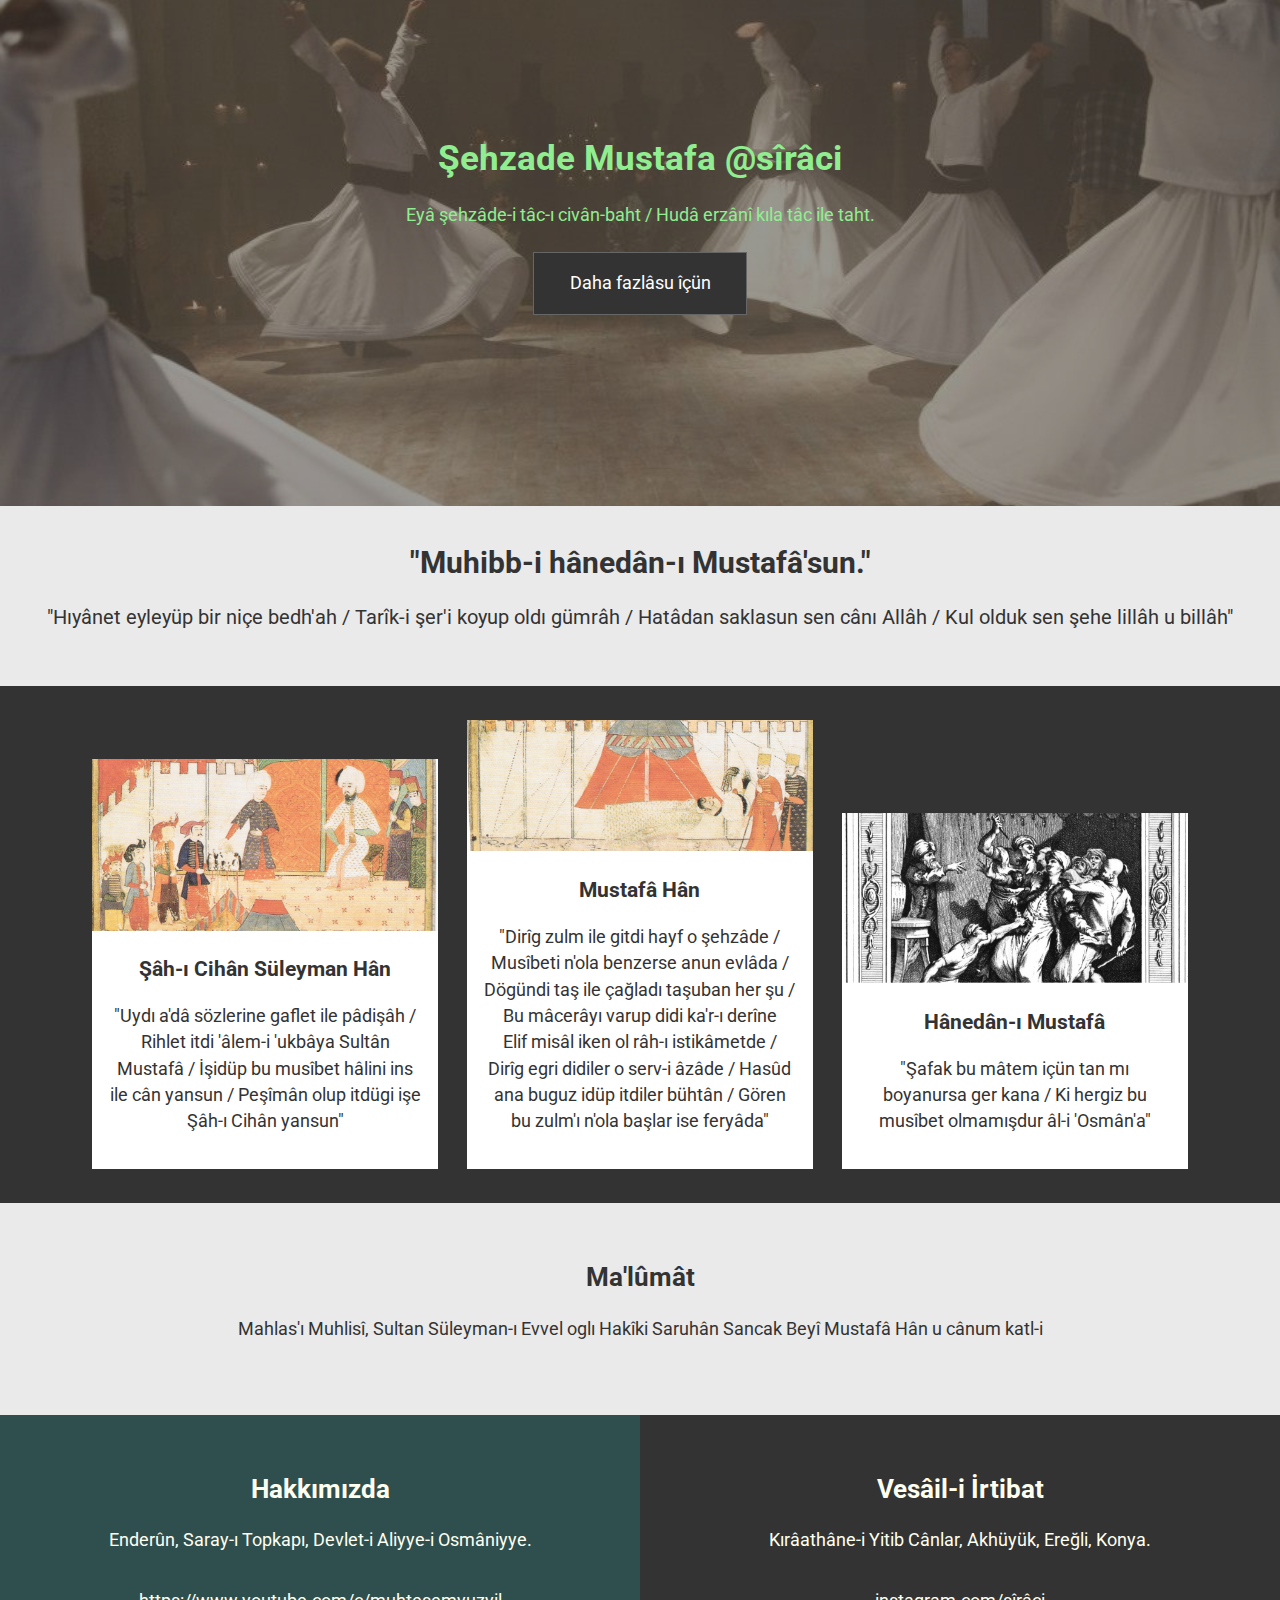
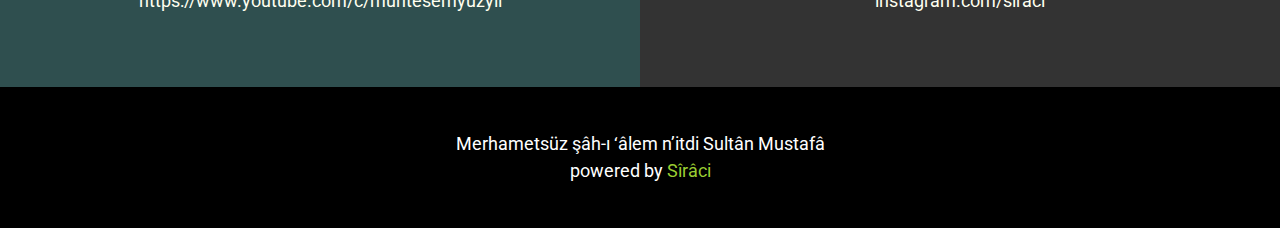
<file: index.html>
<!DOCTYPE html>
<html lang="en">

<head>
    <meta charset="UTF-8">
    <meta http-equiv="X-UA-Compatible" content="IE=edge">
    <meta name="viewport" content="width=device-width, initial-scale=1.0">
    <title>Shahzada Mustapha</title>
    <link rel="preconnect" href="https://fonts.googleapis.com">
    <link rel="preconnect" href="https://fonts.gstatic.com" crossorigin>
    <link href="https://fonts.googleapis.com/css2?family=Roboto:wght@300&display=swap" rel="stylesheet">
    <link rel="stylesheet" href="style.css">
    <link rel="stylesheet" href="https://cdnjs.cloudflare.com/ajax/libs/font-awesome/6.0.0-beta2/css/all.min.css"
        integrity="sha512-YWzhKL2whUzgiheMoBFwW8CKV4qpHQAEuvilg9FAn5VJUDwKZZxkJNuGM4XkWuk94WCrrwslk8yWNGmY1EduTA=="
        crossorigin="anonymous" referrerpolicy="no-referrer" />


</head>

<body>

    <header>
        <div class="bg-image"></div>
        <div class="content">
            <h1>Şehzade Mustafa <i class="fas fa-feather-alt"></i> @sîrâci </h1>
            <p>Eyâ şehzâde-i tâc-ı civân-baht / Hudâ erzânî kıla tâc ile taht.</p>
            <a href="#" class="btn">Daha fazlâsu îçün</a>
        </div>
    </header>

    <main>
        <section id="section-a">
            <div class="content">
                <h2>"Muhibb-i hânedân-ı Mustafâ'sun."</h2>
                <p>"Hıyânet eyleyüp bir niçe bedh'ah / Tarîk-i şer'i koyup oldı gümrâh / Hatâdan saklasun sen cânı Allâh
                    / Kul olduk sen şehe lillâh u billâh"
                </p>
            </div>
        </section>

        <section id="section-b">
            <ul>
                <li>
                    <div class="col">
                        <img src="suleyman.jpg" alt="">
                        <div class="col-content">
                            <h3 class="col-title">
                                Şâh-ı Cihân Süleyman Hân
                            </h3>
                            <p>"Uydı a'dâ sözlerine gaflet ile pâdişâh / Rihlet itdi 'âlem-i 'ukbâya Sultân Mustafâ /
                                İşidüp bu musîbet hâlini ins ile cân yansun / Peşîmân olup itdügi işe Şâh-ı Cihân
                                yansun"</p>
                        </div>
                    </div>
                </li>
                <li>
                    <div class="col">
                        <img src="mustafa.jpg" alt="">
                        <div class="col-content">
                            <h3 class="col-title">
                                Mustafâ Hân
                            </h3>
                            <p>"Dirîg zulm ile gitdi hayf o şehzâde / Musîbeti n'ola benzerse anun evlâda / Dögündi taş
                                ile çağladı taşuban her şu / Bu mâcerâyı varup didi ka'r-ı derîne
                                <br>
                                Elif misâl iken ol râh-ı istikâmetde / Dirîg egri didiler o serv-i âzâde / Hasûd ana
                                buguz idüp itdiler bühtân / Gören bu zulm'ı n'ola başlar ise feryâda"
                            </p>

                        </div>
                    </div>
                </li>
                <li>
                    <div class="col">
                        <img src="Adsız.jpg" alt="">
                        <div class="col-content">
                            <h3 class="col-title">
                                Hânedân-ı Mustafâ
                            </h3>
                            <p>"Şafak bu mâtem içün tan mı boyanursa ger kana / Ki hergiz bu musîbet olmamışdur âl-i
                                'Osmân'a"</p>
                        </div>
                    </div>
                </li>
            </ul>
        </section>

        <section id="section-c">
            <div class="content">
                <h2><i class="fas fa-info-circle"></i> Ma'lûmât</h2>
                <p> Mahlas'ı Muhlisî, Sultan Süleyman-ı Evvel oglı Hakîki Saruhân Sancak Beyî Mustafâ Hân u cânum katl-i </p>
            </div>
        </section>

        <section id="section-d" class="clearfix">
            <div class="box">
                <h2 class="content-title">
                    Hakkımızda
                </h2>
                <p>Enderûn, Saray-ı Topkapı, Devlet-i Aliyye-i Osmâniyye.</p>
                <p><i class="fab fa-youtube"></i> https://www.youtube.com/c/muhtesemyuzyil</p>
            </div>
            <div class="box">
                <h2 class="content-title">
                    Vesâil-i İrtibat
                </h2>
                <p>Kırâathâne-i Yitib Cânlar, Akhüyük, Ereğli, Konya. </p>
                <p><i class="fab fa-instagram"></i> instagram.com/sîrâci</p>
            </div>
        </section>
    </main>

    <footer>
        <div>Merhametsüz şâh-ı ‘âlem n’itdi Sultân Mustafâ</div>
        <div>powered by <a href="#">Sîrâci</a></div>
    </footer>


</body>

</html>
</file>
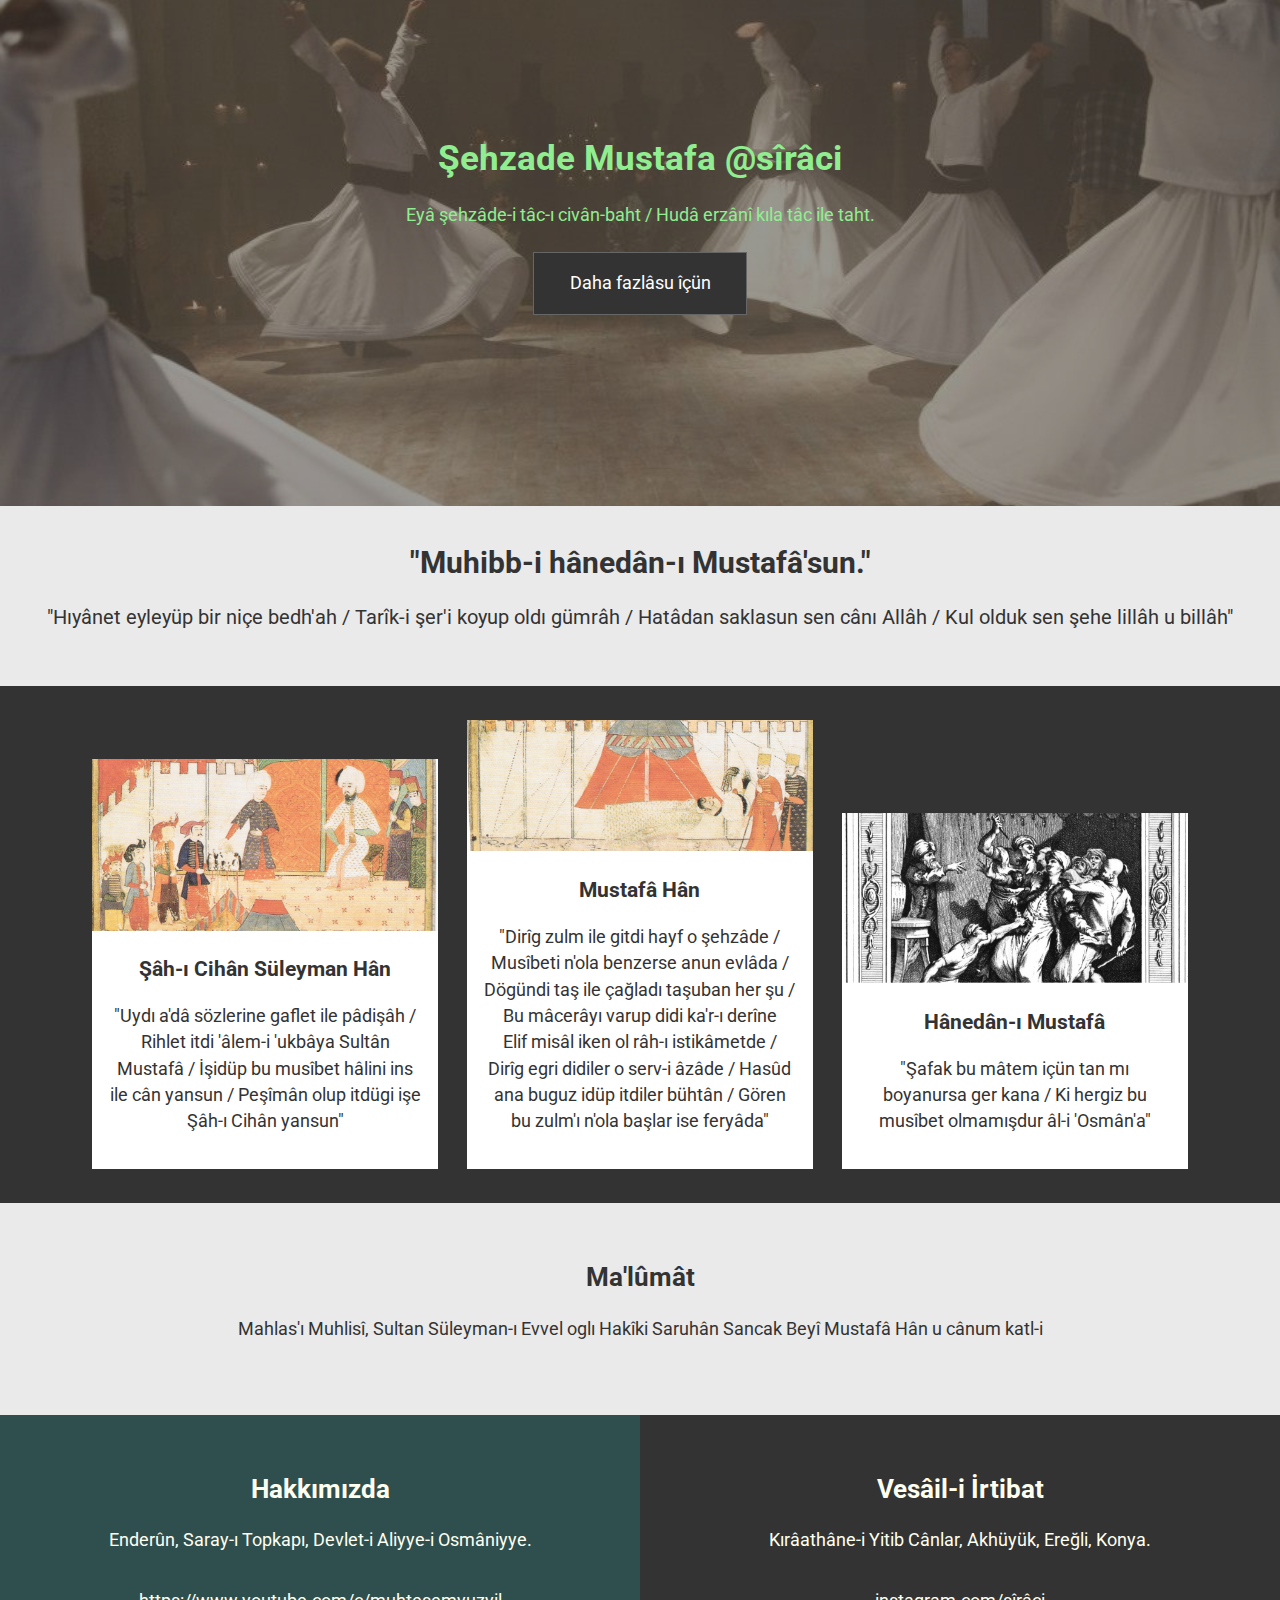
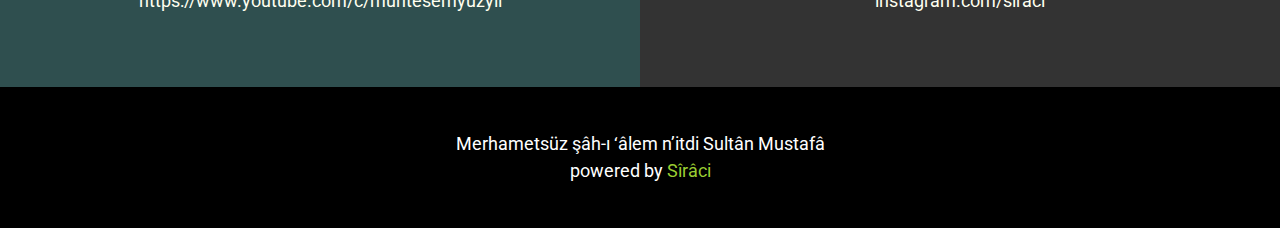
<file: mustafa.html>
<!DOCTYPE html>
<html lang="en">

<head>
    <meta charset="UTF-8">
    <meta http-equiv="X-UA-Compatible" content="IE=edge">
    <meta name="viewport" content="width=device-width, initial-scale=1.0">
    <title>Responsive Site</title>
    <link rel="preconnect" href="https://fonts.googleapis.com">
    <link rel="preconnect" href="https://fonts.gstatic.com" crossorigin>
    <link href="https://fonts.googleapis.com/css2?family=Roboto:wght@300&display=swap" rel="stylesheet">
    <link rel="stylesheet" href="style.css">
    <link rel="stylesheet" href="https://cdnjs.cloudflare.com/ajax/libs/font-awesome/6.0.0-beta2/css/all.min.css"
        integrity="sha512-YWzhKL2whUzgiheMoBFwW8CKV4qpHQAEuvilg9FAn5VJUDwKZZxkJNuGM4XkWuk94WCrrwslk8yWNGmY1EduTA=="
        crossorigin="anonymous" referrerpolicy="no-referrer" />


</head>

<body>

    <header>
        <div class="bg-image"></div>
        <div class="content">
            <h1>Şehzade Mustafa <i class="fas fa-feather-alt"></i> @sîrâci </h1>
            <p>Eyâ şehzâde-i tâc-ı civân-baht / Hudâ erzânî kıla tâc ile taht.</p>
            <a href="#" class="btn">Daha fazlâsu îçün</a>
        </div>
    </header>

    <main>
        <section id="section-a">
            <div class="content">
                <h2>"Muhibb-i hânedân-ı Mustafâ'sun."</h2>
                <p>"Hıyânet eyleyüp bir niçe bedh'ah / Tarîk-i şer'i koyup oldı gümrâh / Hatâdan saklasun sen cânı Allâh
                    / Kul olduk sen şehe lillâh u billâh"
                </p>
            </div>
        </section>

        <section id="section-b">
            <ul>
                <li>
                    <div class="col">
                        <img src="suleyman.jpg" alt="">
                        <div class="col-content">
                            <h3 class="col-title">
                                Şâh-ı Cihân Süleyman Hân
                            </h3>
                            <p>"Uydı a'dâ sözlerine gaflet ile pâdişâh / Rihlet itdi 'âlem-i 'ukbâya Sultân Mustafâ /
                                İşidüp bu musîbet hâlini ins ile cân yansun / Peşîmân olup itdügi işe Şâh-ı Cihân
                                yansun"</p>
                        </div>
                    </div>
                </li>
                <li>
                    <div class="col">
                        <img src="mustafa.jpg" alt="">
                        <div class="col-content">
                            <h3 class="col-title">
                                Mustafâ Hân
                            </h3>
                            <p>"Dirîg zulm ile gitdi hayf o şehzâde / Musîbeti n'ola benzerse anun evlâda / Dögündi taş
                                ile çağladı taşuban her şu / Bu mâcerâyı varup didi ka'r-ı derîne
                                <br>
                                Elif misâl iken ol râh-ı istikâmetde / Dirîg egri didiler o serv-i âzâde / Hasûd ana
                                buguz idüp itdiler bühtân / Gören bu zulm'ı n'ola başlar ise feryâda"
                            </p>

                        </div>
                    </div>
                </li>
                <li>
                    <div class="col">
                        <img src="Adsız.jpg" alt="">
                        <div class="col-content">
                            <h3 class="col-title">
                                Hânedân-ı Mustafâ
                            </h3>
                            <p>"Şafak bu mâtem içün tan mı boyanursa ger kana / Ki hergiz bu musîbet olmamışdur âl-i
                                'Osmân'a"</p>
                        </div>
                    </div>
                </li>
            </ul>
        </section>

        <section id="section-c">
            <div class="content">
                <h2><i class="fas fa-info-circle"></i> Ma'lûmât</h2>
                <p> Mahlas'ı Muhlisî, Sultan Süleyman-ı Evvel oglı Hakîki Saruhân Sancak Beyî Mustafâ Hân u cânum katl-i </p>
            </div>
        </section>

        <section id="section-d" class="clearfix">
            <div class="box">
                <h2 class="content-title">
                    Hakkımızda
                </h2>
                <p>Enderûn, Saray-ı Topkapı, Devlet-i Aliyye-i Osmâniyye.</p>
                <p><i class="fab fa-youtube"></i> https://www.youtube.com/c/muhtesemyuzyil</p>
            </div>
            <div class="box">
                <h2 class="content-title">
                    Vesâil-i İrtibat
                </h2>
                <p>Kırâathâne-i Yitib Cânlar, Akhüyük, Ereğli, Konya. </p>
                <p><i class="fab fa-instagram"></i> instagram.com/sîrâci</p>
            </div>
        </section>
    </main>

    <footer>
        <div>Merhametsüz şâh-ı ‘âlem n’itdi Sultân Mustafâ</div>
        <div>powered by <a href="#">Sîrâci</a></div>
    </footer>


</body>

</html>
</file>
<file: style.css>
*{
    margin: 0;
    padding: 0;
    box-sizing: border-box;
}

html{
    font-size: 7px;
}

body{
    font-family: 'Roboto', sans-serif;
    font-size: 1.6rem;
    line-height: 1.5;
    text-align: center;
    background-color: #333;
    color: lightgreen;
}

a{
    text-decoration: none;
}

p{
    padding: 1.6rem 0;
}

img {
    width: 100%;
    height: auto;
}
/*BOZULMA YAŞANDIĞI İÇİN SONRADAN YOK OLACAK BOŞ BİR ELEMAN OLUŞTURUYORUZ.*/
.clearfix::after {
    content: "";
    display: block;
    clear: both;
}
header{
    height: 46rem;
  
}

header .bg-image {
    position: absolute;
    background-image: url(sema.jpg);
    background-size: cover;
    background-position: center;
    height: 46rem;
    width: 100%;
    opacity: 0.5;
    /* Resmi arka plana almak için.*/
    z-index: -1;
}

header h1 {
    padding: 12rem;
    padding-bottom: 0;
}

.btn {
    display: inline-block;
    background-color: #333;
    color: white;
    border: 1px solid #666;
    padding: 1.6rem 3.2rem;
    margin: .5rem 0;
    transition: all 0.5s;
}

.btn:hover {
    background-color: white;
    color: #333;
}

#section-a {
    background-color: #eaeaea;
    color: #333;
    padding: 3.2rem 0;
    font-size: 1.8rem;
}

#section-b {
    padding: 2rem;

}

#section-b ul{
    list-style: none;
}

#section-b li {
    background-color: #fff;
    color: #333;
    margin-bottom: 1.5rem;
}

.col-content {
    padding: 1.5rem;
}

#section-c {
    background-color: #eaeaea;
    color: #333;
    padding: 5rem;

}

#section-d {
    color: ivory;
}
#section-d .box{
    padding: 5rem;
}

#section-d .box:first-child{
    background-color: darkslategray;
}



footer {
    padding: 4rem;
    background-color: black;
    color: white;
}

footer a {
    color: yellowgreen;
}

/*TABLET İÇİN*/
@media screen and (min-width:800px) {
    
    html{
        font-size: 9px;
    }    
}

/*PC İÇİN*/
@media screen and (min-width:1200px) {
    
    html {
        font-size: 11px;
    }

    #section-b li {
        width: 28%;
        margin: 1%;
        display: inline-block;
    }

    .box {
        width: 50%;
        float: left;
    }
}
</file>
